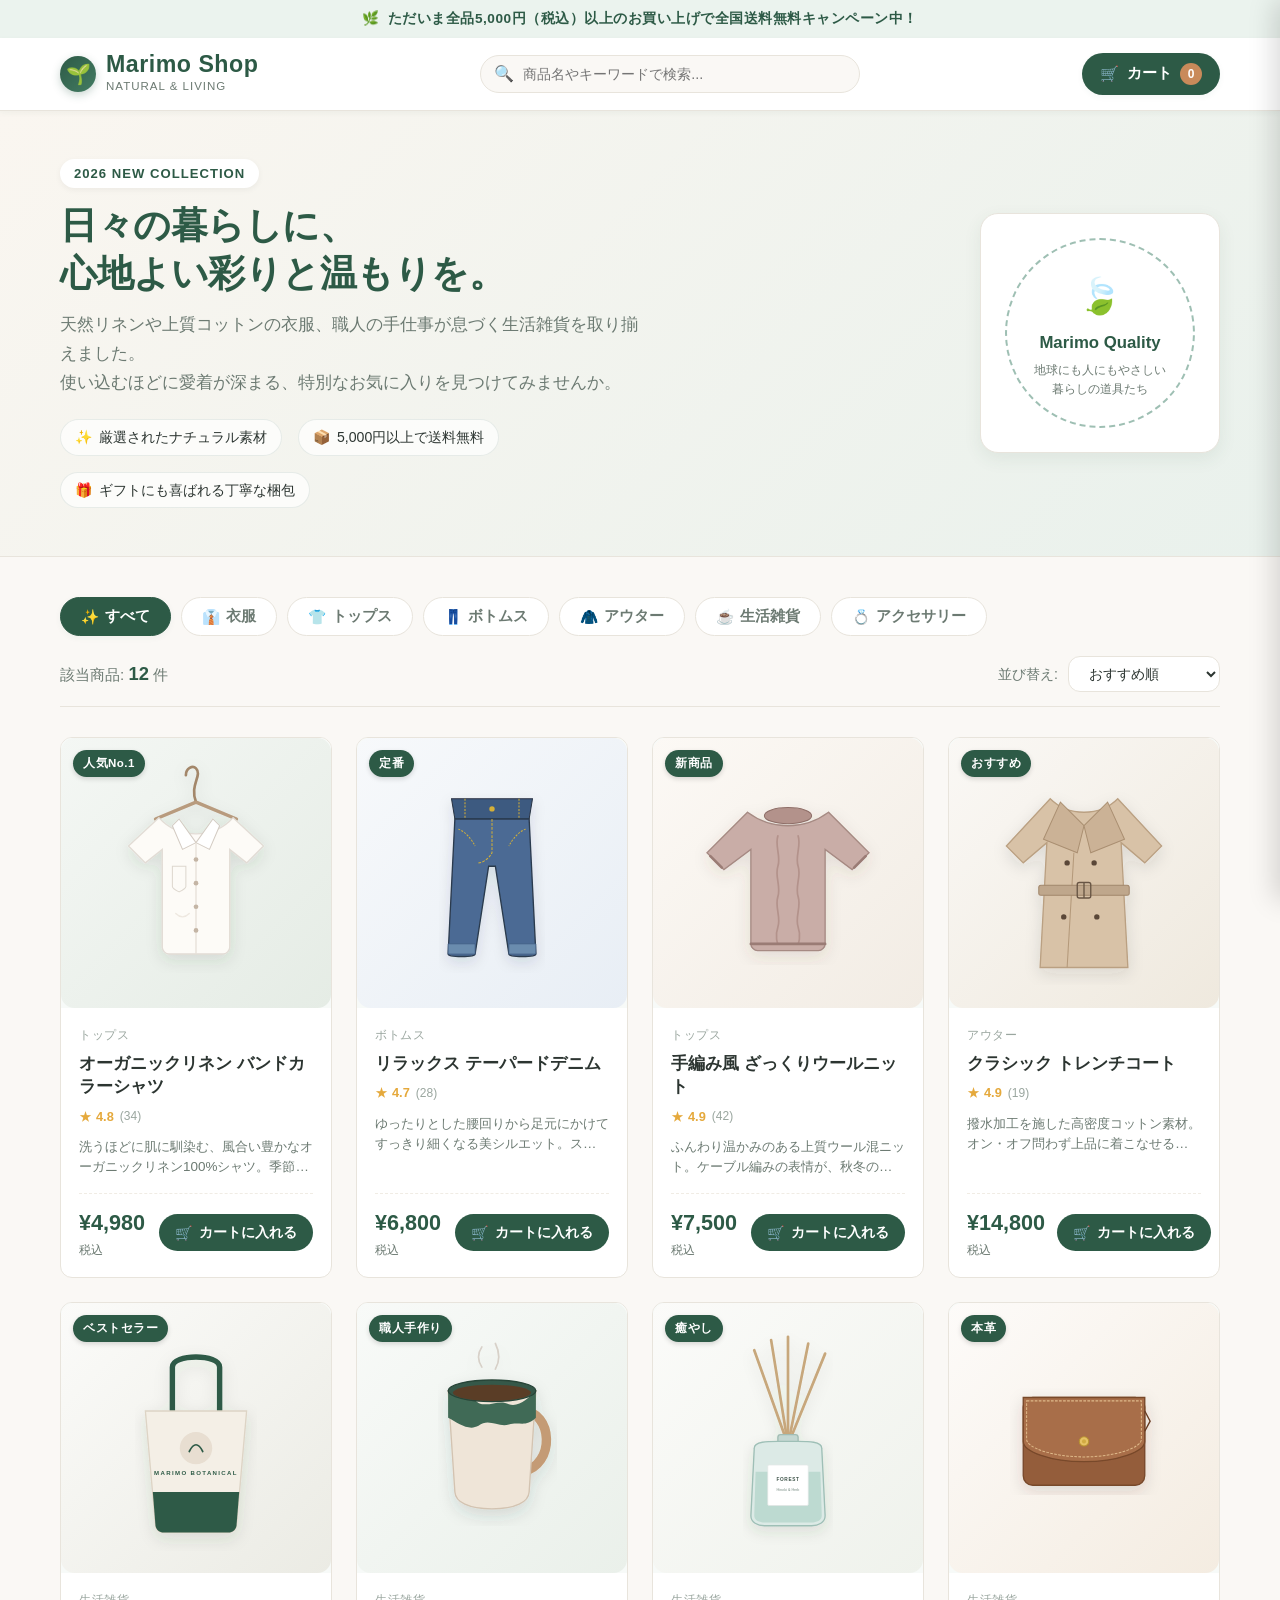
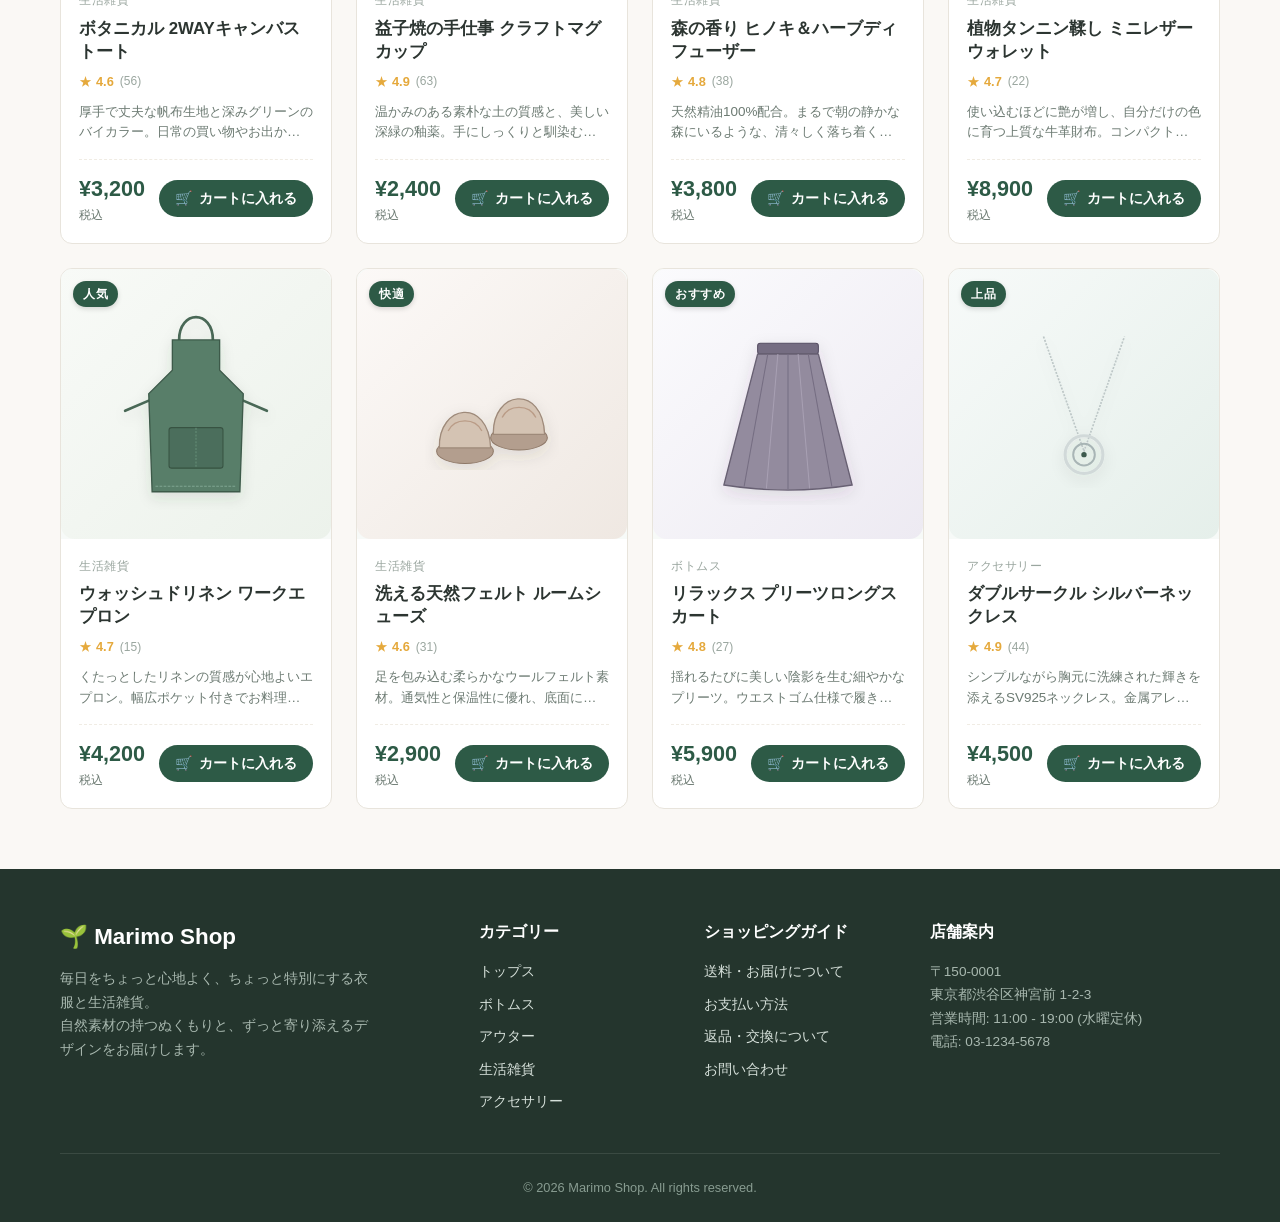
<file: index.html>
<!DOCTYPE html>
<html lang="ja">
<head>
  <meta charset="UTF-8">
  <meta name="viewport" content="width=device-width, initial-scale=1.0">
  <title>Marimo Shop (マリモショップ) | 心地よい暮らしの衣服と雑貨</title>
  <meta name="description" content="Marimo Shopは、オーガニックな衣服と温かみのある生活雑貨をお届けするオンラインショップです。初心者の方でも安心・簡単にお買い物いただけます。">
  <!-- Favicon SVG -->
  <link rel="icon" href="data:image/svg+xml,<svg xmlns='http://www.w3.org/2000/svg' viewBox='0 0 100 100'><circle cx='50' cy='50' r='46' fill='%232D5A46'/><circle cx='40' cy='40' r='12' fill='%2370B090'/><circle cx='62' cy='58' r='16' fill='%23488265'/></svg>">
  <link rel="stylesheet" href="css/style.css">
</head>
<body>

  <!-- トップお知らせバー -->
  <div class="top-notice-bar">
    <span>🌿</span>
    <span>ただいま全品5,000円（税込）以上のお買い上げで<strong>全国送料無料</strong>キャンペーン中！</span>
  </div>

  <!-- サイトヘッダー -->
  <header class="site-header">
    <div class="container header-inner">
      <!-- ブランドロゴ -->
      <a href="index.html" class="brand" aria-label="Marimo Shop ホーム">
        <div class="brand-icon">🌱</div>
        <div class="brand-text">
          <span class="brand-name">Marimo Shop</span>
          <span class="brand-sub">NATURAL &amp; LIVING</span>
        </div>
      </a>

      <!-- PC用検索バー -->
      <div class="header-search">
        <span class="search-icon">🔍</span>
        <input type="text" id="searchInput" class="search-input" placeholder="商品名やキーワードで検索..." aria-label="商品を検索">
      </div>

      <!-- ヘッダー右側アクション -->
      <div class="header-actions">
        <button id="cartBtn" class="cart-button" aria-label="ショッピングカートを開く">
          <span>🛒</span>
          <span>カート</span>
          <span id="cartBadge" class="cart-badge">0</span>
        </button>
      </div>
    </div>
  </header>

  <!-- ヒーローバナー -->
  <section class="hero-banner">
    <div class="container hero-content">
      <div class="hero-text-area">
        <span class="hero-tag">2026 NEW COLLECTION</span>
        <h1 class="hero-title">日々の暮らしに、<br>心地よい彩りと温もりを。</h1>
        <p class="hero-description">
          天然リネンや上質コットンの衣服、職人の手仕事が息づく生活雑貨を取り揃えました。<br>
          使い込むほどに愛着が深まる、特別なお気に入りを見つけてみませんか。
        </p>
        <div class="hero-features">
          <div class="hero-feature-item">
            <span>✨</span> 厳選されたナチュラル素材
          </div>
          <div class="hero-feature-item">
            <span>📦</span> 5,000円以上で送料無料
          </div>
          <div class="hero-feature-item">
            <span>🎁</span> ギフトにも喜ばれる丁寧な梱包
          </div>
        </div>
      </div>

      <div class="hero-badge-art">
        <div class="hero-badge-circle">
          <span style="font-size: 2.2rem; margin-bottom: 6px;">🍃</span>
          <strong style="color: var(--color-primary); font-size: 1.05rem;">Marimo Quality</strong>
          <span style="font-size: 0.75rem; color: var(--color-text-muted); margin-top: 4px;">地球にも人にもやさしい<br>暮らしの道具たち</span>
        </div>
      </div>
    </div>
  </section>

  <!-- メインコンテンツ領域 -->
  <main class="shop-section">
    <div class="container">

      <!-- モバイル用検索バー -->
      <div class="mobile-search-box" style="display: none;">
        <input type="text" id="mobileSearchInput" class="search-input" placeholder="商品名やキーワードで検索...">
      </div>

      <!-- コントロールバー（カテゴリータブ・ソート・件数） -->
      <div class="controls-bar">
        <!-- カテゴリータブ -->
        <nav class="category-tabs" aria-label="商品カテゴリー">
          <button class="tab-btn active" data-category="all">
            <span>✨</span> すべて
          </button>
          <button class="tab-btn" data-category="apparel">
            <span>👔</span> 衣服
          </button>
          <button class="tab-btn" data-category="tops">
            <span>👕</span> トップス
          </button>
          <button class="tab-btn" data-category="bottoms">
            <span>👖</span> ボトムス
          </button>
          <button class="tab-btn" data-category="outer">
            <span>🧥</span> アウター
          </button>
          <button class="tab-btn" data-category="goods">
            <span>☕</span> 生活雑貨
          </button>
          <button class="tab-btn" data-category="accessory">
            <span>💍</span> アクセサリー
          </button>
        </nav>

        <!-- 件数表示と並び替え -->
        <div class="filter-sort-row">
          <div id="productsCount" class="products-count">
            該当商品: <strong>12</strong> 件
          </div>
          <div class="sort-group">
            <label for="sortSelect" class="sort-label">並び替え:</label>
            <select id="sortSelect" class="sort-select">
              <option value="recommended">おすすめ順</option>
              <option value="price-low">価格が安い順</option>
              <option value="price-high">価格が高い順</option>
              <option value="rating">レビュー評価順</option>
            </select>
          </div>
        </div>
      </div>

      <!-- 商品一覧グリッド -->
      <section id="productsGrid" class="products-grid" aria-label="商品一覧">
        <!-- JavaScriptで動的生成されます -->
      </section>

    </div>
  </main>

  <!-- カート スライドインドロワー -->
  <div id="drawerBackdrop" class="drawer-backdrop" aria-hidden="true"></div>
  <aside id="cartDrawer" class="cart-drawer" role="dialog" aria-modal="true" aria-label="ショッピングカート">
    <div class="drawer-header">
      <h2 class="drawer-title">
        <span>🛒</span>
        <span>ショッピングカート</span>
      </h2>
      <button id="drawerCloseBtn" class="drawer-close-btn" aria-label="カートを閉じる">✕</button>
    </div>

    <!-- 送料無料メーター -->
    <div class="shipping-alert">
      <div id="shippingAlertText">あと <strong>¥5,000</strong> で<strong>送料無料</strong>になります</div>
      <div class="shipping-bar-bg">
        <div id="shippingBarFill" class="shipping-bar-fill" style="width: 0%;"></div>
      </div>
    </div>

    <!-- カート内商品一覧 -->
    <div id="cartItemsList" class="cart-items-list">
      <!-- JavaScriptで動的描画 -->
    </div>

    <!-- カートが空のときの表示 -->
    <div id="cartEmptyView" class="cart-empty" style="display: none;">
      <div class="cart-empty-icon">🍃</div>
      <p class="cart-empty-text">カートに商品が入っていません</p>
      <p class="cart-empty-sub">お気に入りのアイテムをカートに追加してみましょう。</p>
    </div>

    <!-- ドロワーフッター (小計・合計・購入ボタン) -->
    <div class="drawer-footer">
      <div class="price-row">
        <span>小計 (税込)</span>
        <strong id="cartSubtotal">¥0</strong>
      </div>
      <div class="price-row">
        <span>送料</span>
        <span id="cartShipping">無料</span>
      </div>
      <div class="total-price-row">
        <span class="total-label">合計金額</span>
        <span id="cartTotal" class="total-amount">¥0</span>
      </div>
      <button id="checkoutBtn" class="checkout-btn">
        <span>ご注文手続きへ進む</span>
        <span>➔</span>
      </button>
      <button id="cartClearBtn" class="cart-clear-btn">カートを空にする</button>
    </div>
  </aside>

  <!-- 購入手続きモーダル -->
  <div id="checkoutModal" class="modal-overlay" role="dialog" aria-modal="true" aria-labelledby="checkoutTitle">
    <div class="modal-card">
      <div class="modal-header">
        <h2 id="checkoutTitle" class="modal-title">
          <span>📝</span> ご注文手続き
        </h2>
        <button id="checkoutCloseBtn" class="modal-close-btn" aria-label="閉じる">✕</button>
      </div>

      <div class="modal-body">
        <form id="checkoutForm">

          <!-- 注文サマリー表示 -->
          <div class="form-section">
            <h3 class="form-section-title"><span>🛍️</span> ご注文内容の確認</h3>
            <div class="order-summary-box">
              <div id="summaryItemsContainer" class="summary-items">
                <!-- 動的生成 -->
              </div>
              <div class="price-row" style="margin-top: 10px; padding-top: 8px; border-top: 1px dashed var(--color-border);">
                <span>小計:</span>
                <span id="checkoutSubtotal">¥0</span>
              </div>
              <div class="price-row">
                <span>送料:</span>
                <span id="checkoutShipping">¥0</span>
              </div>
              <div class="price-row" style="font-weight: 800; font-size: 1.1rem; color: var(--color-primary); margin-top: 6px;">
                <span>お支払い合計:</span>
                <span id="checkoutTotal">¥0</span>
              </div>
            </div>
          </div>

          <!-- お届け先情報 -->
          <div class="form-section">
            <h3 class="form-section-title"><span>📍</span> お届け先情報</h3>
            <div class="form-grid">
              <div class="form-group">
                <label class="form-label" for="userName">お名前 <span class="req-badge">必須</span></label>
                <input type="text" id="userName" name="userName" class="form-input" placeholder="例: 山田 花子" required>
              </div>
              <div class="form-group">
                <label class="form-label" for="userPhone">お電話番号 <span class="req-badge">必須</span></label>
                <input type="tel" id="userPhone" name="userPhone" class="form-input" placeholder="例: 090-1234-5678" required>
              </div>
              <div class="form-group form-group-full">
                <label class="form-label" for="userEmail">メールアドレス <span class="req-badge">必須</span></label>
                <input type="email" id="userEmail" name="userEmail" class="form-input" placeholder="例: sample@marimoshop.jp" required>
              </div>
              <div class="form-group">
                <label class="form-label" for="userZip">郵便番号 <span class="req-badge">必須</span></label>
                <input type="text" id="userZip" name="userZip" class="form-input" placeholder="例: 150-0001" required>
              </div>
              <div class="form-group">
                <label class="form-label" for="deliveryTime">お届け希望時間帯 <span class="opt-badge">任意</span></label>
                <select id="deliveryTime" name="deliveryTime" class="form-select">
                  <option value="any">指定なし（最短でお届け）</option>
                  <option value="morning">午前中 (8:00〜12:00)</option>
                  <option value="afternoon">14:00〜16:00</option>
                  <option value="evening">18:00〜20:00</option>
                  <option value="night">19:00〜21:00</option>
                </select>
              </div>
              <div class="form-group form-group-full">
                <label class="form-label" for="userAddress">ご住所 <span class="req-badge">必須</span></label>
                <input type="text" id="userAddress" name="userAddress" class="form-input" placeholder="例: 東京都渋谷区神宮前1-2-3 まりもビル4F" required>
              </div>
            </div>
          </div>

          <!-- お支払い方法 -->
          <div class="form-section">
            <h3 class="form-section-title"><span>💳</span> お支払い方法</h3>
            <div class="payment-options">
              <label class="payment-radio-label">
                <input type="radio" name="paymentMethod" value="credit" checked>
                <span>💳 クレジットカード</span>
              </label>
              <label class="payment-radio-label">
                <input type="radio" name="paymentMethod" value="convenience">
                <span>🏪 コンビニ決済</span>
              </label>
              <label class="payment-radio-label">
                <input type="radio" name="paymentMethod" value="cod">
                <span>📦 代金引換</span>
              </label>
              <label class="payment-radio-label">
                <input type="radio" name="paymentMethod" value="bank">
                <span>🏦 銀行振込</span>
              </label>
            </div>
          </div>

          <!-- 注文確定ボタン -->
          <button type="submit" class="submit-order-btn">
            <span>✨ この内容で注文を確定する</span>
          </button>
        </form>
      </div>
    </div>
  </div>

  <!-- 注文完了 (サンクス) モーダル -->
  <div id="completeModal" class="modal-overlay" role="dialog" aria-modal="true" aria-labelledby="completeTitle">
    <div class="modal-card">
      <div class="modal-body complete-content">
        <div class="complete-icon">✓</div>
        <h2 id="completeTitle" class="complete-title">ご注文ありがとうございます！</h2>
        <p class="complete-desc">
          ご注文のお手続きが正常に完了いたしました。<br>
          ご登録いただいたメールアドレスへ注文確認メールをお送りしました。
        </p>

        <!-- 注文詳細カード -->
        <div class="order-detail-card">
          <div class="order-info-row">
            <span class="order-info-label">ご注文番号</span>
            <span id="completeOrderNumber" class="order-info-value" style="color: var(--color-primary); font-family: monospace; font-size: 1.05rem;">-</span>
          </div>
          <div class="order-info-row">
            <span class="order-info-label">ご注文日時</span>
            <span id="completeOrderDate" class="order-info-value">-</span>
          </div>
          <div class="order-info-row">
            <span class="order-info-label">ご注文者様</span>
            <span id="completeOrderName" class="order-info-value">-</span>
          </div>
          <div class="order-info-row">
            <span class="order-info-label">お届け先</span>
            <span id="completeOrderAddress" class="order-info-value">-</span>
          </div>
          <div class="order-info-row">
            <span class="order-info-label">お支払い方法</span>
            <span id="completeOrderPayment" class="order-info-value">-</span>
          </div>
          <div class="order-info-row" style="font-size: 1.05rem; padding-top: 10px;">
            <span class="order-info-label">合計金額</span>
            <span id="completeOrderTotal" class="order-info-value" style="color: var(--color-primary); font-weight: 800;">-</span>
          </div>
        </div>

        <button id="backToShopBtn" class="back-to-shop-btn">
          <span>🏠</span> お買い物を続ける
        </button>
      </div>
    </div>
  </div>

  <!-- トースト通知コンテナ -->
  <div id="toastContainer" class="toast-container" aria-live="polite"></div>

  <!-- サイトフッター -->
  <footer class="site-footer">
    <div class="container">
      <div class="footer-grid">
        <div>
          <div class="footer-brand-name">🌱 Marimo Shop</div>
          <p class="footer-desc">
            毎日をちょっと心地よく、ちょっと特別にする衣服と生活雑貨。<br>
            自然素材の持つぬくもりと、ずっと寄り添えるデザインをお届けします。
          </p>
        </div>
        <div>
          <h4 class="footer-heading">カテゴリー</h4>
          <ul class="footer-links">
            <li><a href="#" onclick="event.preventDefault(); document.querySelector('[data-category=tops]').click();">トップス</a></li>
            <li><a href="#" onclick="event.preventDefault(); document.querySelector('[data-category=bottoms]').click();">ボトムス</a></li>
            <li><a href="#" onclick="event.preventDefault(); document.querySelector('[data-category=outer]').click();">アウター</a></li>
            <li><a href="#" onclick="event.preventDefault(); document.querySelector('[data-category=goods]').click();">生活雑貨</a></li>
            <li><a href="#" onclick="event.preventDefault(); document.querySelector('[data-category=accessory]').click();">アクセサリー</a></li>
          </ul>
        </div>
        <div>
          <h4 class="footer-heading">ショッピングガイド</h4>
          <ul class="footer-links">
            <li><a href="#" onclick="event.preventDefault(); alert('5,000円(税込)以上のお買い上げで全国送料無料です。');">送料・お届けについて</a></li>
            <li><a href="#" onclick="event.preventDefault(); alert('クレジットカード、コンビニ決済、代金引換、銀行振込に対応しています。');">お支払い方法</a></li>
            <li><a href="#" onclick="event.preventDefault(); alert('商品到着後7日以内のお問い合わせで返品・交換を承ります。');">返品・交換について</a></li>
            <li><a href="#" onclick="event.preventDefault(); alert('Marimo Shop サポートデスク: support@marimoshop.jp');">お問い合わせ</a></li>
          </ul>
        </div>
        <div>
          <h4 class="footer-heading">店舗案内</h4>
          <p class="footer-shop-info">
            〒150-0001<br>
            東京都渋谷区神宮前 1-2-3<br>
            営業時間: 11:00 - 19:00 (水曜定休)<br>
            電話: 03-1234-5678
          </p>
        </div>
      </div>
      <div class="footer-copyright">
        &copy; 2026 Marimo Shop. All rights reserved.
      </div>
    </div>
  </footer>

  <!-- スマホ用固定ボトムバー -->
  <nav class="mobile-bottom-bar" aria-label="モバイルナビゲーション">
    <a href="#" class="mobile-nav-item active" onclick="event.preventDefault(); window.scrollTo({top:0, behavior:'smooth'});">
      <span class="mobile-nav-icon">🏠</span>
      <span>ホーム</span>
    </a>
    <a href="#" class="mobile-nav-item" onclick="event.preventDefault(); document.getElementById('productsGrid').scrollIntoView({behavior:'smooth'});">
      <span class="mobile-nav-icon">🍃</span>
      <span>商品一覧</span>
    </a>
    <button id="mobileCartBtn" class="mobile-nav-item" style="border:none; background:none; cursor:pointer;">
      <span class="mobile-nav-icon">🛒</span>
      <span>カート</span>
      <span id="mobileCartBadge" class="mobile-cart-badge">0</span>
    </button>
  </nav>

  <!-- JavaScript読み込み -->
  <script src="js/products.js"></script>
  <script src="js/app.js"></script>
</body>
</html>
</file>
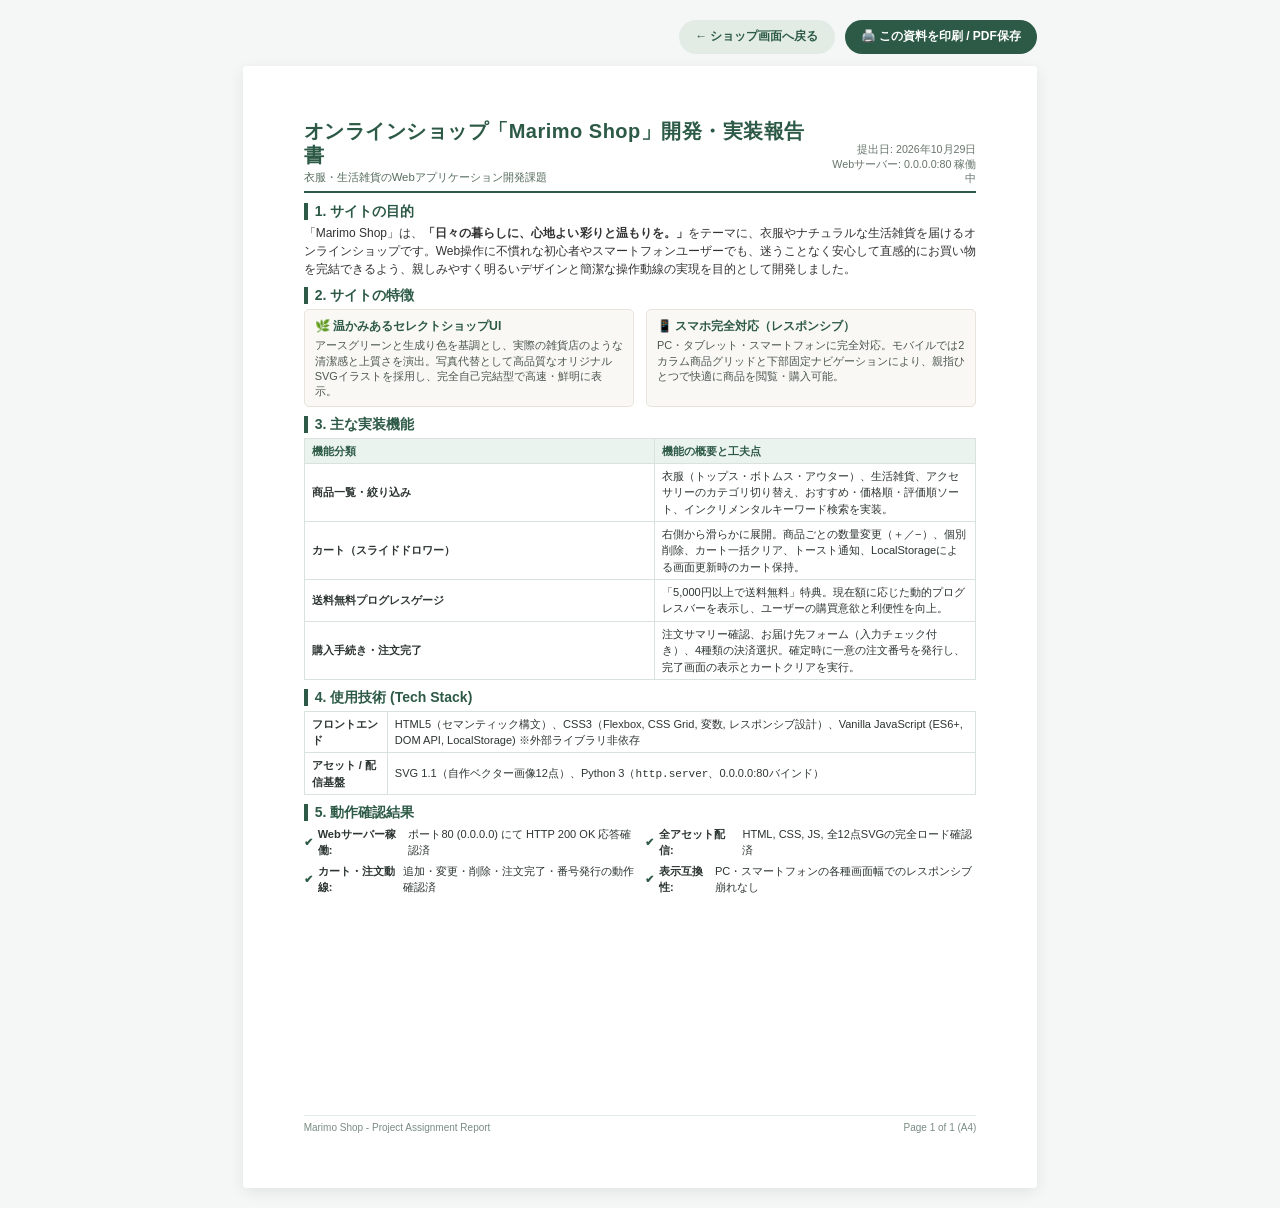
<file: report.html>
<!DOCTYPE html>
<html lang="ja">
<head>
  <meta charset="UTF-8">
  <meta name="viewport" content="width=device-width, initial-scale=1.0">
  <title>Marimo Shop 実装報告書 (A4資料)</title>
  <style>
    /* A4用紙1枚向け印刷・画面用スタイル */
    @page {
      size: A4 portrait;
      margin: 12mm 15mm;
    }

    *, *::before, *::after {
      box-sizing: border-box;
      margin: 0;
      padding: 0;
    }

    body {
      font-family: "Hiragino Kaku Gothic ProN", "Hiragino Sans", "Meiryo", -apple-system, sans-serif;
      color: #2C3531;
      background-color: #F5F7F6;
      line-height: 1.48;
      font-size: 9.5pt;
      -webkit-font-smoothing: antialiased;
      padding: 20px;
    }

    .page {
      max-width: 210mm;
      min-height: 297mm;
      margin: 0 auto;
      background: #FFFFFF;
      padding: 14mm 16mm;
      box-shadow: 0 4px 15px rgba(0, 0, 0, 0.08);
      border-radius: 4px;
      display: flex;
      flex-direction: column;
      justify-content: space-between;
    }

    /* 印刷時の設定 */
    @media print {
      body {
        background: transparent;
        padding: 0;
      }
      .page {
        box-shadow: none;
        padding: 0;
        margin: 0;
        width: 100%;
        min-height: auto;
      }
      .no-print {
        display: none !important;
      }
    }

    /* ヘッダー */
    .header {
      border-bottom: 2px solid #2D5A46;
      padding-bottom: 6px;
      margin-bottom: 10px;
      display: flex;
      justify-content: space-between;
      align-items: flex-end;
    }

    .title-area h1 {
      font-size: 15pt;
      color: #2D5A46;
      font-weight: 800;
      letter-spacing: 0.5px;
      line-height: 1.2;
    }

    .title-area p {
      font-size: 8.5pt;
      color: #556B5D;
      margin-top: 2px;
    }

    .meta-area {
      text-align: right;
      font-size: 8pt;
      color: #66756C;
      line-height: 1.35;
    }

    /* セクション共通 */
    .section {
      margin-bottom: 9px;
    }

    .section-title {
      font-size: 10.5pt;
      font-weight: 700;
      color: #2D5A46;
      border-left: 4px solid #2D5A46;
      padding-left: 7px;
      margin-bottom: 5px;
      line-height: 1.2;
    }

    .section-desc {
      font-size: 9pt;
      color: #333;
      text-align: justify;
    }

    /* 2カラムレイアウト */
    .two-col {
      display: grid;
      grid-template-columns: 1fr 1fr;
      gap: 12px;
      margin-bottom: 9px;
    }

    .feature-box {
      background: #FAF8F5;
      border: 1px solid #E8E4DC;
      border-radius: 5px;
      padding: 7px 10px;
    }

    .feature-box h4 {
      font-size: 9.2pt;
      color: #2D5A46;
      margin-bottom: 3px;
      display: flex;
      align-items: center;
      gap: 4px;
    }

    .feature-box p {
      font-size: 8.2pt;
      color: #4A564F;
      line-height: 1.38;
    }

    /* テーブル */
    table {
      width: 100%;
      border-collapse: collapse;
      font-size: 8.3pt;
      margin-top: 4px;
    }

    th, td {
      border: 1px solid #D9E2DC;
      padding: 4px 7px;
      text-align: left;
    }

    th {
      background-color: #EBF3EE;
      color: #2D5A46;
      font-weight: 700;
      width: 22%;
    }

    td {
      background-color: #FFFFFF;
      color: #2C3531;
    }

    /* リスト */
    .checklist {
      list-style: none;
      display: grid;
      grid-template-columns: 1fr 1fr;
      gap: 4px 10px;
      font-size: 8.3pt;
      margin-top: 4px;
    }

    .checklist li {
      display: flex;
      align-items: center;
      gap: 5px;
      color: #2C3531;
    }

    .checklist-icon {
      color: #2D5A46;
      font-weight: bold;
    }

    /* フッター */
    .doc-footer {
      border-top: 1px solid #E2ECE5;
      padding-top: 5px;
      margin-top: 6px;
      display: flex;
      justify-content: space-between;
      font-size: 7.5pt;
      color: #7A8C82;
    }

    /* 画面表示用印刷ボタン */
    .print-bar {
      max-width: 210mm;
      margin: 0 auto 12px;
      display: flex;
      justify-content: flex-end;
      gap: 10px;
    }

    .btn {
      padding: 8px 16px;
      border-radius: 20px;
      border: none;
      font-size: 9pt;
      font-weight: 600;
      cursor: pointer;
      display: inline-flex;
      align-items: center;
      gap: 6px;
      text-decoration: none;
    }

    .btn-primary {
      background-color: #2D5A46;
      color: #fff;
    }

    .btn-secondary {
      background-color: #E2ECE5;
      color: #2D5A46;
    }
  </style>
</head>
<body>

  <!-- 画面閲覧時のコントロールバー -->
  <div class="print-bar no-print">
    <a href="index.html" class="btn btn-secondary">← ショップ画面へ戻る</a>
    <button onclick="window.print()" class="btn btn-primary">🖨️ この資料を印刷 / PDF保存</button>
  </div>

  <div class="page">
    <div>
      <!-- ヘッダー -->
      <header class="header">
        <div class="title-area">
          <h1>オンラインショップ「Marimo Shop」開発・実装報告書</h1>
          <p>衣服・生活雑貨のWebアプリケーション開発課題</p>
        </div>
        <div class="meta-area">
          <div>提出日: 2026年10月29日</div>
          <div>Webサーバー: 0.0.0.0:80 稼働中</div>
        </div>
      </header>

      <!-- 1. サイトの目的 -->
      <section class="section">
        <h2 class="section-title">1. サイトの目的</h2>
        <p class="section-desc">
          「Marimo Shop」は、<strong>「日々の暮らしに、心地よい彩りと温もりを。」</strong>をテーマに、衣服やナチュラルな生活雑貨を届けるオンラインショップです。Web操作に不慣れな初心者やスマートフォンユーザーでも、迷うことなく安心して直感的にお買い物を完結できるよう、親しみやすく明るいデザインと簡潔な操作動線の実現を目的として開発しました。
        </p>
      </section>

      <!-- 2. サイトの特徴 -->
      <section class="section">
        <h2 class="section-title">2. サイトの特徴</h2>
        <div class="two-col">
          <div class="feature-box">
            <h4>🌿 温かみあるセレクトショップUI</h4>
            <p>アースグリーンと生成り色を基調とし、実際の雑貨店のような清潔感と上質さを演出。写真代替として高品質なオリジナルSVGイラストを採用し、完全自己完結型で高速・鮮明に表示。</p>
          </div>
          <div class="feature-box">
            <h4>📱 スマホ完全対応（レスポンシブ）</h4>
            <p>PC・タブレット・スマートフォンに完全対応。モバイルでは2カラム商品グリッドと下部固定ナビゲーションにより、親指ひとつで快適に商品を閲覧・購入可能。</p>
          </div>
        </div>
      </section>

      <!-- 3. 主な実装機能 -->
      <section class="section">
        <h2 class="section-title">3. 主な実装機能</h2>
        <table>
          <thead>
            <tr>
              <th style="width: 24%;">機能分類</th>
              <th>機能の概要と工夫点</th>
            </tr>
          </thead>
          <tbody>
            <tr>
              <td><strong>商品一覧・絞り込み</strong></td>
              <td>衣服（トップス・ボトムス・アウター）、生活雑貨、アクセサリーのカテゴリ切り替え、おすすめ・価格順・評価順ソート、インクリメンタルキーワード検索を実装。</td>
            </tr>
            <tr>
              <td><strong>カート（スライドドロワー）</strong></td>
              <td>右側から滑らかに展開。商品ごとの数量変更（＋／−）、個別削除、カート一括クリア、トースト通知、LocalStorageによる画面更新時のカート保持。</td>
            </tr>
            <tr>
              <td><strong>送料無料プログレスゲージ</strong></td>
              <td>「5,000円以上で送料無料」特典。現在額に応じた動的プログレスバーを表示し、ユーザーの購買意欲と利便性を向上。</td>
            </tr>
            <tr>
              <td><strong>購入手続き・注文完了</strong></td>
              <td>注文サマリー確認、お届け先フォーム（入力チェック付き）、4種類の決済選択。確定時に一意の注文番号を発行し、完了画面の表示とカートクリアを実行。</td>
            </tr>
          </tbody>
        </table>
      </section>

      <!-- 4. 使用技術 -->
      <section class="section">
        <h2 class="section-title">4. 使用技術 (Tech Stack)</h2>
        <table>
          <tbody>
            <tr>
              <td><strong>フロントエンド</strong></td>
              <td>HTML5（セマンティック構文）、CSS3（Flexbox, CSS Grid, 変数, レスポンシブ設計）、Vanilla JavaScript (ES6+, DOM API, LocalStorage) ※外部ライブラリ非依存</td>
            </tr>
            <tr>
              <td><strong>アセット / 配信基盤</strong></td>
              <td>SVG 1.1（自作ベクター画像12点）、Python 3（<code>http.server</code>、0.0.0.0:80バインド）</td>
            </tr>
          </tbody>
        </table>
      </section>

      <!-- 5. 動作確認結果 -->
      <section class="section">
        <h2 class="section-title">5. 動作確認結果</h2>
        <ul class="checklist">
          <li><span class="checklist-icon">✔</span> <strong>Webサーバー稼働:</strong> ポート80 (0.0.0.0) にて HTTP 200 OK 応答確認済</li>
          <li><span class="checklist-icon">✔</span> <strong>全アセット配信:</strong> HTML, CSS, JS, 全12点SVGの完全ロード確認済</li>
          <li><span class="checklist-icon">✔</span> <strong>カート・注文動線:</strong> 追加・変更・削除・注文完了・番号発行の動作確認済</li>
          <li><span class="checklist-icon">✔</span> <strong>表示互換性:</strong> PC・スマートフォンの各種画面幅でのレスポンシブ崩れなし</li>
        </ul>
      </section>
    </div>

    <!-- 文書フッター -->
    <footer class="doc-footer">
      <span>Marimo Shop - Project Assignment Report</span>
      <span>Page 1 of 1 (A4)</span>
    </footer>
  </div>

</body>
</html>
</file>
<file: css/style.css>
/* ==========================================================================
   Marimo Shop - Main Stylesheet
   明るく、おしゃれで、初心者にやさしいオンラインショップデザイン
   ========================================================================== */

:root {
  /* カラーパレット */
  --color-primary: #2D5A46;
  --color-primary-hover: #224535;
  --color-primary-light: #EBF3EE;
  --color-accent: #C98A5A;
  --color-accent-hover: #B37546;
  --color-bg-main: #FAF8F5;
  --color-bg-card: #FFFFFF;
  --color-text-main: #2C3531;
  --color-text-muted: #6C7A72;
  --color-text-light: #9AA69F;
  --color-border: #E8E4DC;
  --color-border-light: #F0ECE4;
  --color-danger: #D9534F;
  --color-danger-bg: #FDEDEC;
  --color-badge-bg: #E8F0EC;
  --color-badge-text: #24523E;
  --color-gold: #E5A93C;

  /* シャドウ */
  --shadow-sm: 0 2px 6px rgba(45, 90, 70, 0.05);
  --shadow-md: 0 6px 18px rgba(45, 90, 70, 0.08);
  --shadow-lg: 0 12px 30px rgba(45, 90, 70, 0.12);
  --shadow-drawer: -6px 0 25px rgba(0, 0, 0, 0.15);

  /* 角丸 */
  --radius-sm: 6px;
  --radius-md: 12px;
  --radius-lg: 18px;
  --radius-full: 9999px;

  /* アニメーション */
  --transition: all 0.25s cubic-bezier(0.4, 0, 0.2, 1);
}

/* リセット & ベース */
*, *::before, *::after {
  box-sizing: border-box;
  margin: 0;
  padding: 0;
}

body {
  font-family: -apple-system, BlinkMacSystemFont, "Hiragino Kaku Gothic ProN", "Hiragino Sans", "Meiryo", "Segoe UI", sans-serif;
  color: var(--color-text-main);
  background-color: var(--color-bg-main);
  line-height: 1.6;
  -webkit-font-smoothing: antialiased;
  min-height: 100vh;
  display: flex;
  flex-direction: column;
}

img, svg {
  max-width: 100%;
  display: block;
}

button, input, select, textarea {
  font-family: inherit;
  font-size: 1rem;
}

button {
  cursor: pointer;
  border: none;
  background: none;
  transition: var(--transition);
}

a {
  color: inherit;
  text-decoration: none;
}

/* レイアウト */
.container {
  width: 100%;
  max-width: 1200px;
  margin: 0 auto;
  padding: 0 20px;
}

/* ==========================================================================
   ヘッダー
   ========================================================================== */
.site-header {
  position: sticky;
  top: 0;
  z-index: 100;
  background-color: rgba(255, 255, 255, 0.95);
  backdrop-filter: blur(10px);
  border-bottom: 1px solid var(--color-border);
  box-shadow: var(--shadow-sm);
}

.header-inner {
  display: flex;
  align-items: center;
  justify-content: space-between;
  height: 72px;
}

.brand {
  display: flex;
  align-items: center;
  gap: 10px;
}

.brand-icon {
  width: 36px;
  height: 36px;
  background: linear-gradient(135deg, #2D5A46 0%, #437C63 100%);
  border-radius: 50%;
  display: flex;
  align-items: center;
  justify-content: center;
  color: #fff;
  font-size: 20px;
  box-shadow: 0 3px 8px rgba(45, 90, 70, 0.25);
}

.brand-text {
  display: flex;
  flex-direction: column;
}

.brand-name {
  font-size: 1.45rem;
  font-weight: 800;
  letter-spacing: 0.5px;
  color: var(--color-primary);
  line-height: 1.1;
}

.brand-sub {
  font-size: 0.72rem;
  color: var(--color-text-muted);
  letter-spacing: 1px;
}

.header-search {
  flex: 1;
  max-width: 380px;
  margin: 0 24px;
  position: relative;
}

.search-input {
  width: 100%;
  padding: 10px 16px 10px 42px;
  border-radius: var(--radius-full);
  border: 1px solid var(--color-border);
  background-color: var(--color-bg-main);
  font-size: 0.9rem;
  outline: none;
  transition: var(--transition);
}

.search-input:focus {
  border-color: var(--color-primary);
  background-color: #fff;
  box-shadow: 0 0 0 3px rgba(45, 90, 70, 0.15);
}

.search-icon {
  position: absolute;
  left: 14px;
  top: 50%;
  transform: translateY(-50%);
  color: var(--color-text-muted);
  pointer-events: none;
  font-size: 16px;
}

.header-actions {
  display: flex;
  align-items: center;
  gap: 12px;
}

.cart-button {
  position: relative;
  display: flex;
  align-items: center;
  gap: 8px;
  padding: 10px 18px;
  background-color: var(--color-primary);
  color: #fff;
  border-radius: var(--radius-full);
  font-weight: 600;
  font-size: 0.95rem;
  box-shadow: var(--shadow-sm);
  transition: var(--transition);
}

.cart-button:hover {
  background-color: var(--color-primary-hover);
  transform: translateY(-1px);
  box-shadow: var(--shadow-md);
}

.cart-badge {
  background-color: var(--color-accent);
  color: #fff;
  font-size: 0.75rem;
  min-width: 22px;
  height: 22px;
  padding: 0 6px;
  border-radius: var(--radius-full);
  display: inline-flex;
  align-items: center;
  justify-content: center;
  font-weight: 700;
}

/* ==========================================================================
   お知らせバー & ヒーローバナー
   ========================================================================== */
.top-notice-bar {
  background-color: var(--color-primary-light);
  color: var(--color-primary);
  text-align: center;
  padding: 8px 16px;
  font-size: 0.85rem;
  font-weight: 600;
  letter-spacing: 0.5px;
  display: flex;
  justify-content: center;
  align-items: center;
  gap: 8px;
}

.hero-banner {
  background: linear-gradient(135deg, #FAF6F0 0%, #E9F1EC 100%);
  border-bottom: 1px solid var(--color-border);
  padding: 48px 0;
  position: relative;
  overflow: hidden;
}

.hero-content {
  display: flex;
  align-items: center;
  justify-content: space-between;
  gap: 32px;
}

.hero-text-area {
  max-width: 580px;
}

.hero-tag {
  display: inline-block;
  background-color: #fff;
  color: var(--color-primary);
  padding: 4px 14px;
  border-radius: var(--radius-full);
  font-size: 0.82rem;
  font-weight: 700;
  letter-spacing: 1px;
  margin-bottom: 14px;
  box-shadow: 0 2px 6px rgba(0, 0, 0, 0.05);
}

.hero-title {
  font-size: 2.3rem;
  font-weight: 800;
  color: var(--color-primary);
  line-height: 1.3;
  margin-bottom: 14px;
  letter-spacing: -0.5px;
}

.hero-description {
  font-size: 1.05rem;
  color: var(--color-text-muted);
  line-height: 1.7;
  margin-bottom: 22px;
}

.hero-features {
  display: flex;
  flex-wrap: wrap;
  gap: 16px;
}

.hero-feature-item {
  display: flex;
  align-items: center;
  gap: 6px;
  font-size: 0.88rem;
  color: var(--color-text-main);
  background: rgba(255, 255, 255, 0.7);
  padding: 6px 14px;
  border-radius: var(--radius-full);
  border: 1px solid rgba(45, 90, 70, 0.1);
}

.hero-badge-art {
  display: flex;
  align-items: center;
  justify-content: center;
  background: #fff;
  padding: 24px;
  border-radius: var(--radius-lg);
  box-shadow: var(--shadow-md);
  border: 1px solid var(--color-border);
  width: 240px;
  height: 240px;
  text-align: center;
  flex-shrink: 0;
}

.hero-badge-circle {
  width: 190px;
  height: 190px;
  border: 2px dashed #9EBFB3;
  border-radius: 50%;
  display: flex;
  flex-direction: column;
  align-items: center;
  justify-content: center;
  padding: 12px;
}

/* ==========================================================================
   ショップセクション（メイン）
   ========================================================================== */
.shop-section {
  padding: 40px 0 60px;
  flex: 1;
}

/* カテゴリータブ & コントロール */
.controls-bar {
  display: flex;
  flex-direction: column;
  gap: 20px;
  margin-bottom: 30px;
}

.category-tabs {
  display: flex;
  flex-wrap: wrap;
  gap: 10px;
}

.tab-btn {
  padding: 9px 20px;
  border-radius: var(--radius-full);
  background-color: #fff;
  border: 1px solid var(--color-border);
  font-size: 0.92rem;
  font-weight: 600;
  color: var(--color-text-muted);
  transition: var(--transition);
  display: inline-flex;
  align-items: center;
  gap: 6px;
}

.tab-btn:hover {
  border-color: var(--color-primary);
  color: var(--color-primary);
  background-color: var(--color-primary-light);
}

.tab-btn.active {
  background-color: var(--color-primary);
  border-color: var(--color-primary);
  color: #fff;
  box-shadow: var(--shadow-sm);
}

.filter-sort-row {
  display: flex;
  justify-content: space-between;
  align-items: center;
  flex-wrap: wrap;
  gap: 14px;
  padding-bottom: 14px;
  border-bottom: 1px solid var(--color-border);
}

.products-count {
  font-size: 0.95rem;
  color: var(--color-text-muted);
}

.products-count strong {
  color: var(--color-primary);
  font-size: 1.15rem;
}

.sort-group {
  display: flex;
  align-items: center;
  gap: 10px;
}

.sort-label {
  font-size: 0.88rem;
  color: var(--color-text-muted);
}

.sort-select {
  padding: 8px 16px;
  border-radius: var(--radius-md);
  border: 1px solid var(--color-border);
  background-color: #fff;
  font-size: 0.9rem;
  color: var(--color-text-main);
  outline: none;
  cursor: pointer;
  transition: var(--transition);
}

.sort-select:focus {
  border-color: var(--color-primary);
}

/* ==========================================================================
   商品グリッド & カード
   ========================================================================== */
.products-grid {
  display: grid;
  grid-template-columns: repeat(auto-fill, minmax(260px, 1fr));
  gap: 24px;
}

.product-card {
  background-color: var(--color-bg-card);
  border-radius: var(--radius-md);
  border: 1px solid var(--color-border);
  overflow: hidden;
  display: flex;
  flex-direction: column;
  transition: var(--transition);
  position: relative;
}

.product-card:hover {
  transform: translateY(-4px);
  box-shadow: var(--shadow-lg);
  border-color: #CFE0D8;
}

.product-image-wrap {
  position: relative;
  width: 100%;
  aspect-ratio: 1 / 1;
  background-color: #F7FAF8;
  overflow: hidden;
}

.product-image {
  width: 100%;
  height: 100%;
  object-fit: cover;
  transition: transform 0.35s ease;
}

.product-card:hover .product-image {
  transform: scale(1.04);
}

.product-badge {
  position: absolute;
  top: 12px;
  left: 12px;
  background-color: var(--color-primary);
  color: #fff;
  font-size: 0.72rem;
  font-weight: 700;
  padding: 4px 10px;
  border-radius: var(--radius-full);
  letter-spacing: 0.5px;
  box-shadow: 0 2px 5px rgba(0, 0, 0, 0.15);
}

.product-info {
  padding: 18px;
  display: flex;
  flex-direction: column;
  flex: 1;
}

.product-category-tag {
  font-size: 0.76rem;
  color: var(--color-text-light);
  margin-bottom: 6px;
  text-transform: uppercase;
  letter-spacing: 0.5px;
}

.product-title {
  font-size: 1.05rem;
  font-weight: 700;
  color: var(--color-text-main);
  line-height: 1.4;
  margin-bottom: 8px;
}

.product-rating {
  display: flex;
  align-items: center;
  gap: 4px;
  font-size: 0.8rem;
  color: var(--color-gold);
  margin-bottom: 10px;
}

.rating-count {
  color: var(--color-text-light);
  font-size: 0.75rem;
  margin-left: 2px;
}

.product-desc {
  font-size: 0.84rem;
  color: var(--color-text-muted);
  line-height: 1.5;
  margin-bottom: 16px;
  display: -webkit-box;
  -webkit-line-clamp: 2;
  -webkit-box-orient: vertical;
  overflow: hidden;
}

.product-footer {
  margin-top: auto;
  display: flex;
  align-items: center;
  justify-content: space-between;
  gap: 12px;
  padding-top: 12px;
  border-top: 1px dashed var(--color-border-light);
}

.product-price-box {
  display: flex;
  flex-direction: column;
}

.product-price {
  font-size: 1.35rem;
  font-weight: 800;
  color: var(--color-primary);
}

.product-tax {
  font-size: 0.72rem;
  color: var(--color-text-muted);
}

.add-to-cart-btn {
  display: inline-flex;
  align-items: center;
  justify-content: center;
  gap: 6px;
  padding: 9px 16px;
  background-color: var(--color-primary);
  color: #fff;
  border-radius: var(--radius-full);
  font-size: 0.88rem;
  font-weight: 600;
  transition: var(--transition);
  white-space: nowrap;
}

.add-to-cart-btn:hover {
  background-color: var(--color-primary-hover);
  box-shadow: 0 4px 10px rgba(45, 90, 70, 0.25);
}

.add-to-cart-btn:active {
  transform: scale(0.96);
}

/* 検索結果が空の場合 */
.no-results {
  grid-column: 1 / -1;
  text-align: center;
  padding: 60px 20px;
  background-color: #fff;
  border-radius: var(--radius-lg);
  border: 1px dashed var(--color-border);
}

.no-results-icon {
  font-size: 40px;
  margin-bottom: 12px;
}

.no-results-text {
  font-size: 1.1rem;
  font-weight: 700;
  color: var(--color-text-main);
  margin-bottom: 8px;
}

.no-results-sub {
  font-size: 0.9rem;
  color: var(--color-text-muted);
}

/* ==========================================================================
   カート スライドドロワー (サイドモーダル)
   ========================================================================== */
.drawer-backdrop {
  position: fixed;
  inset: 0;
  background-color: rgba(20, 35, 28, 0.5);
  backdrop-filter: blur(4px);
  z-index: 998;
  opacity: 0;
  visibility: hidden;
  transition: var(--transition);
}

.drawer-backdrop.active {
  opacity: 1;
  visibility: visible;
}

.cart-drawer {
  position: fixed;
  top: 0;
  right: 0;
  bottom: 0;
  width: 100%;
  max-width: 440px;
  background-color: #fff;
  z-index: 999;
  display: flex;
  flex-direction: column;
  transform: translateX(100%);
  transition: transform 0.3s cubic-bezier(0.16, 1, 0.3, 1);
  box-shadow: var(--shadow-drawer);
}

.cart-drawer.active {
  transform: translateX(0);
}

.drawer-header {
  padding: 20px 24px;
  border-bottom: 1px solid var(--color-border);
  display: flex;
  align-items: center;
  justify-content: space-between;
}

.drawer-title {
  font-size: 1.25rem;
  font-weight: 800;
  color: var(--color-text-main);
  display: flex;
  align-items: center;
  gap: 8px;
}

.drawer-close-btn {
  font-size: 1.4rem;
  color: var(--color-text-muted);
  width: 36px;
  height: 36px;
  border-radius: 50%;
  display: flex;
  align-items: center;
  justify-content: center;
}

.drawer-close-btn:hover {
  background-color: var(--color-bg-main);
  color: var(--color-text-main);
}

/* 送料無料バー */
.shipping-alert {
  padding: 12px 24px;
  background-color: #F4F7F4;
  border-bottom: 1px solid var(--color-border);
  font-size: 0.85rem;
}

.shipping-bar-bg {
  width: 100%;
  height: 6px;
  background-color: #D9E4DD;
  border-radius: var(--radius-full);
  margin-top: 6px;
  overflow: hidden;
}

.shipping-bar-fill {
  height: 100%;
  background: linear-gradient(90deg, #42785F, #2D5A46);
  border-radius: var(--radius-full);
  transition: width 0.3s ease;
}

/* カートリスト */
.cart-items-list {
  flex: 1;
  overflow-y: auto;
  padding: 20px 24px;
  display: flex;
  flex-direction: column;
  gap: 16px;
}

.cart-item {
  display: flex;
  gap: 14px;
  padding-bottom: 16px;
  border-bottom: 1px solid var(--color-border-light);
  align-items: center;
}

.cart-item-img {
  width: 72px;
  height: 72px;
  border-radius: var(--radius-sm);
  object-fit: cover;
  background-color: #F7FAF8;
  border: 1px solid var(--color-border);
  flex-shrink: 0;
}

.cart-item-details {
  flex: 1;
  min-width: 0;
}

.cart-item-title {
  font-size: 0.92rem;
  font-weight: 700;
  color: var(--color-text-main);
  line-height: 1.3;
  margin-bottom: 4px;
  white-space: nowrap;
  overflow: hidden;
  text-overflow: ellipsis;
}

.cart-item-price {
  font-size: 0.95rem;
  font-weight: 800;
  color: var(--color-primary);
  margin-bottom: 8px;
}

.cart-item-controls {
  display: flex;
  align-items: center;
  justify-content: space-between;
}

.quantity-control {
  display: inline-flex;
  align-items: center;
  border: 1px solid var(--color-border);
  border-radius: var(--radius-full);
  background-color: var(--color-bg-main);
  overflow: hidden;
}

.qty-btn {
  width: 28px;
  height: 28px;
  display: flex;
  align-items: center;
  justify-content: center;
  font-size: 1rem;
  font-weight: 700;
  color: var(--color-text-main);
}

.qty-btn:hover {
  background-color: #E2ECE5;
}

.qty-input {
  width: 32px;
  text-align: center;
  font-size: 0.88rem;
  font-weight: 700;
  border: none;
  background: transparent;
  pointer-events: none;
}

.item-remove-btn {
  color: var(--color-text-light);
  font-size: 0.82rem;
  display: inline-flex;
  align-items: center;
  gap: 4px;
  padding: 4px 8px;
  border-radius: var(--radius-sm);
}

.item-remove-btn:hover {
  color: var(--color-danger);
  background-color: var(--color-danger-bg);
}

/* カートが空のとき */
.cart-empty {
  text-align: center;
  padding: 60px 20px;
  display: flex;
  flex-direction: column;
  align-items: center;
}

.cart-empty-icon {
  font-size: 48px;
  margin-bottom: 16px;
  opacity: 0.6;
}

.cart-empty-text {
  font-size: 1.05rem;
  font-weight: 700;
  margin-bottom: 6px;
}

.cart-empty-sub {
  font-size: 0.86rem;
  color: var(--color-text-muted);
  margin-bottom: 24px;
}

/* ドロワーフッター */
.drawer-footer {
  padding: 20px 24px;
  background-color: #FAFAFA;
  border-top: 1px solid var(--color-border);
}

.price-row {
  display: flex;
  justify-content: space-between;
  align-items: center;
  font-size: 0.9rem;
  color: var(--color-text-muted);
  margin-bottom: 8px;
}

.total-price-row {
  display: flex;
  justify-content: space-between;
  align-items: baseline;
  padding-top: 12px;
  margin-top: 8px;
  border-top: 1px dashed var(--color-border);
  margin-bottom: 18px;
}

.total-label {
  font-size: 1.05rem;
  font-weight: 700;
  color: var(--color-text-main);
}

.total-amount {
  font-size: 1.6rem;
  font-weight: 800;
  color: var(--color-primary);
}

.checkout-btn {
  width: 100%;
  padding: 14px 20px;
  background-color: var(--color-primary);
  color: #fff;
  border-radius: var(--radius-full);
  font-size: 1.05rem;
  font-weight: 700;
  display: flex;
  align-items: center;
  justify-content: center;
  gap: 8px;
  box-shadow: var(--shadow-md);
  transition: var(--transition);
}

.checkout-btn:hover {
  background-color: var(--color-primary-hover);
  transform: translateY(-2px);
  box-shadow: 0 8px 18px rgba(45, 90, 70, 0.25);
}

.cart-clear-btn {
  display: block;
  margin: 12px auto 0;
  font-size: 0.82rem;
  color: var(--color-text-light);
  text-decoration: underline;
}

.cart-clear-btn:hover {
  color: var(--color-danger);
}

/* ==========================================================================
   購入手続き & 注文完了モーダル
   ========================================================================== */
.modal-overlay {
  position: fixed;
  inset: 0;
  background-color: rgba(20, 35, 28, 0.6);
  backdrop-filter: blur(5px);
  z-index: 1000;
  display: flex;
  align-items: center;
  justify-content: center;
  padding: 20px;
  opacity: 0;
  visibility: hidden;
  transition: var(--transition);
}

.modal-overlay.active {
  opacity: 1;
  visibility: visible;
}

.modal-card {
  background-color: #fff;
  border-radius: var(--radius-lg);
  width: 100%;
  max-width: 650px;
  max-height: 90vh;
  overflow-y: auto;
  box-shadow: 0 20px 50px rgba(0, 0, 0, 0.2);
  display: flex;
  flex-direction: column;
  position: relative;
  transform: scale(0.95);
  transition: transform 0.25s ease;
}

.modal-overlay.active .modal-card {
  transform: scale(1);
}

.modal-header {
  padding: 20px 28px;
  border-bottom: 1px solid var(--color-border);
  display: flex;
  align-items: center;
  justify-content: space-between;
  background-color: #FAF8F5;
  border-radius: var(--radius-lg) var(--radius-lg) 0 0;
}

.modal-title {
  font-size: 1.3rem;
  font-weight: 800;
  color: var(--color-primary);
  display: flex;
  align-items: center;
  gap: 10px;
}

.modal-close-btn {
  font-size: 1.5rem;
  color: var(--color-text-muted);
  width: 36px;
  height: 36px;
  display: flex;
  align-items: center;
  justify-content: center;
  border-radius: 50%;
}

.modal-close-btn:hover {
  background-color: rgba(0, 0, 0, 0.05);
}

.modal-body {
  padding: 28px;
}

/* フォーム要素 */
.form-section {
  margin-bottom: 24px;
}

.form-section-title {
  font-size: 1.05rem;
  font-weight: 700;
  color: var(--color-text-main);
  margin-bottom: 14px;
  display: flex;
  align-items: center;
  gap: 8px;
  padding-bottom: 8px;
  border-bottom: 1px solid var(--color-border-light);
}

.form-grid {
  display: grid;
  grid-template-columns: repeat(2, 1fr);
  gap: 16px;
}

.form-group-full {
  grid-column: 1 / -1;
}

.form-group {
  display: flex;
  flex-direction: column;
  gap: 6px;
}

.form-label {
  font-size: 0.88rem;
  font-weight: 600;
  color: var(--color-text-main);
  display: flex;
  align-items: center;
  gap: 6px;
}

.req-badge {
  background-color: var(--color-danger-bg);
  color: var(--color-danger);
  font-size: 0.7rem;
  padding: 2px 6px;
  border-radius: 4px;
  font-weight: 700;
}

.opt-badge {
  background-color: #EEF2F0;
  color: var(--color-text-muted);
  font-size: 0.7rem;
  padding: 2px 6px;
  border-radius: 4px;
}

.form-input, .form-select {
  width: 100%;
  padding: 10px 14px;
  border-radius: var(--radius-md);
  border: 1px solid var(--color-border);
  background-color: #fff;
  font-size: 0.95rem;
  outline: none;
  transition: var(--transition);
}

.form-input:focus, .form-select:focus {
  border-color: var(--color-primary);
  box-shadow: 0 0 0 3px rgba(45, 90, 70, 0.15);
}

.payment-options {
  display: grid;
  grid-template-columns: repeat(2, 1fr);
  gap: 12px;
}

.payment-radio-label {
  display: flex;
  align-items: center;
  gap: 10px;
  padding: 12px 14px;
  border: 1px solid var(--color-border);
  border-radius: var(--radius-md);
  background-color: #FAF8F5;
  cursor: pointer;
  transition: var(--transition);
  font-size: 0.92rem;
  font-weight: 600;
}

.payment-radio-label:hover {
  border-color: var(--color-primary);
  background-color: var(--color-primary-light);
}

.payment-radio-label input:checked + span {
  color: var(--color-primary);
}

.payment-radio-label:has(input:checked) {
  border-color: var(--color-primary);
  background-color: var(--color-primary-light);
  box-shadow: 0 0 0 1px var(--color-primary);
}

/* 注文サマリー */
.order-summary-box {
  background-color: #F8FAF8;
  border-radius: var(--radius-md);
  padding: 18px;
  border: 1px solid var(--color-border);
  margin-bottom: 24px;
}

.summary-items {
  max-height: 140px;
  overflow-y: auto;
  margin-bottom: 12px;
  padding-right: 6px;
}

.summary-item-row {
  display: flex;
  justify-content: space-between;
  font-size: 0.88rem;
  margin-bottom: 6px;
  color: var(--color-text-main);
}

.summary-item-name {
  white-space: nowrap;
  overflow: hidden;
  text-overflow: ellipsis;
  max-width: 70%;
}

.submit-order-btn {
  width: 100%;
  padding: 16px;
  background-color: var(--color-primary);
  color: #fff;
  border-radius: var(--radius-full);
  font-size: 1.15rem;
  font-weight: 800;
  letter-spacing: 0.5px;
  display: flex;
  align-items: center;
  justify-content: center;
  gap: 10px;
  box-shadow: var(--shadow-md);
}

.submit-order-btn:hover {
  background-color: var(--color-primary-hover);
  transform: translateY(-2px);
  box-shadow: var(--shadow-lg);
}

/* 注文完了サンクスモーダル */
.complete-content {
  text-align: center;
  padding: 20px 10px;
}

.complete-icon {
  width: 72px;
  height: 72px;
  background-color: #E6F4EA;
  color: var(--color-primary);
  border-radius: 50%;
  display: flex;
  align-items: center;
  justify-content: center;
  font-size: 36px;
  margin: 0 auto 18px;
  box-shadow: 0 4px 14px rgba(45, 90, 70, 0.2);
}

.complete-title {
  font-size: 1.6rem;
  font-weight: 800;
  color: var(--color-primary);
  margin-bottom: 10px;
}

.complete-desc {
  font-size: 0.95rem;
  color: var(--color-text-muted);
  line-height: 1.6;
  margin-bottom: 24px;
}

.order-detail-card {
  background-color: #FAF8F5;
  border-radius: var(--radius-md);
  padding: 20px;
  border: 1px solid var(--color-border);
  text-align: left;
  margin-bottom: 24px;
}

.order-info-row {
  display: flex;
  justify-content: space-between;
  padding: 8px 0;
  border-bottom: 1px dashed var(--color-border-light);
  font-size: 0.92rem;
}

.order-info-row:last-child {
  border-bottom: none;
}

.order-info-label {
  color: var(--color-text-muted);
}

.order-info-value {
  font-weight: 700;
  color: var(--color-text-main);
}

.back-to-shop-btn {
  display: inline-flex;
  align-items: center;
  justify-content: center;
  gap: 8px;
  padding: 14px 32px;
  background-color: var(--color-primary);
  color: #fff;
  border-radius: var(--radius-full);
  font-size: 1rem;
  font-weight: 700;
  box-shadow: var(--shadow-md);
}

.back-to-shop-btn:hover {
  background-color: var(--color-primary-hover);
}

/* ==========================================================================
   トースト通知 (画面下部)
   ========================================================================== */
.toast-container {
  position: fixed;
  bottom: 28px;
  left: 50%;
  transform: translateX(-50%);
  z-index: 1100;
  display: flex;
  flex-direction: column;
  gap: 8px;
  pointer-events: none;
}

.toast {
  background-color: #24352D;
  color: #fff;
  padding: 12px 24px;
  border-radius: var(--radius-full);
  font-size: 0.92rem;
  font-weight: 600;
  box-shadow: 0 8px 24px rgba(0, 0, 0, 0.2);
  display: flex;
  align-items: center;
  gap: 10px;
  opacity: 0;
  transform: translateY(20px);
  transition: all 0.3s cubic-bezier(0.16, 1, 0.3, 1);
}

.toast.show {
  opacity: 1;
  transform: translateY(0);
}

.toast-icon {
  color: #5ED9A2;
  font-size: 1.1rem;
}

/* ==========================================================================
   フッター
   ========================================================================== */
.site-footer {
  background-color: #24352D;
  color: #D6E0DA;
  padding: 50px 0 24px;
  margin-top: auto;
}

.footer-grid {
  display: grid;
  grid-template-columns: 2fr 1fr 1fr 1.5fr;
  gap: 32px;
  margin-bottom: 40px;
}

.footer-brand-name {
  font-size: 1.4rem;
  font-weight: 800;
  color: #fff;
  margin-bottom: 12px;
}

.footer-desc {
  font-size: 0.88rem;
  line-height: 1.7;
  color: #A8B8AF;
  max-width: 320px;
}

.footer-heading {
  font-size: 1rem;
  font-weight: 700;
  color: #fff;
  margin-bottom: 16px;
}

.footer-links {
  list-style: none;
  display: flex;
  flex-direction: column;
  gap: 10px;
  font-size: 0.88rem;
}

.footer-links a:hover {
  color: #fff;
  text-decoration: underline;
}

.footer-shop-info {
  font-size: 0.85rem;
  color: #A8B8AF;
  line-height: 1.7;
}

.footer-copyright {
  text-align: center;
  padding-top: 24px;
  border-top: 1px solid rgba(255, 255, 255, 0.1);
  font-size: 0.8rem;
  color: #889C91;
}

/* モバイル用固定ボトムバー */
.mobile-bottom-bar {
  display: none;
  position: fixed;
  bottom: 0;
  left: 0;
  right: 0;
  background-color: #fff;
  border-top: 1px solid var(--color-border);
  box-shadow: 0 -4px 15px rgba(0, 0, 0, 0.08);
  padding: 8px 16px;
  z-index: 90;
  justify-content: space-around;
  align-items: center;
}

.mobile-nav-item {
  display: flex;
  flex-direction: column;
  align-items: center;
  gap: 2px;
  font-size: 0.72rem;
  color: var(--color-text-muted);
  position: relative;
  padding: 4px 12px;
}

.mobile-nav-item.active, .mobile-nav-item:hover {
  color: var(--color-primary);
}

.mobile-nav-icon {
  font-size: 1.3rem;
}

.mobile-cart-badge {
  position: absolute;
  top: 0;
  right: 14px;
  background-color: var(--color-accent);
  color: #fff;
  font-size: 0.65rem;
  min-width: 18px;
  height: 18px;
  border-radius: var(--radius-full);
  display: flex;
  align-items: center;
  justify-content: center;
  font-weight: 700;
}

/* ==========================================================================
   レスポンシブ対応
   ========================================================================== */
@media (max-width: 900px) {
  .hero-content {
    flex-direction: column;
    text-align: center;
    gap: 24px;
  }

  .hero-features {
    justify-content: center;
  }

  .hero-badge-art {
    width: 200px;
    height: 200px;
  }

  .hero-badge-circle {
    width: 160px;
    height: 160px;
  }

  .footer-grid {
    grid-template-columns: 1fr 1fr;
    gap: 28px;
  }
}

@media (max-width: 640px) {
  body {
    padding-bottom: 64px; /* モバイルボトムバー分の余白 */
  }

  .site-header {
    padding: 0;
  }

  .header-inner {
    height: 60px;
  }

  .brand-name {
    font-size: 1.2rem;
  }

  .brand-sub {
    display: none;
  }

  .header-search {
    display: none; /* スマホではメインコンテンツ上の検索または簡易表示 */
  }

  .mobile-search-box {
    display: block;
    margin-bottom: 16px;
  }

  .hero-banner {
    padding: 32px 0;
  }

  .hero-title {
    font-size: 1.6rem;
  }

  .hero-description {
    font-size: 0.92rem;
  }

  .hero-badge-art {
    display: none;
  }

  .products-grid {
    grid-template-columns: repeat(2, 1fr);
    gap: 12px;
  }

  .product-info {
    padding: 12px;
  }

  .product-title {
    font-size: 0.9rem;
    height: 2.5em;
  }

  .product-desc {
    display: none;
  }

  .product-footer {
    flex-direction: column;
    align-items: flex-start;
    gap: 8px;
  }

  .add-to-cart-btn {
    width: 100%;
    padding: 8px 10px;
    font-size: 0.8rem;
  }

  .product-price {
    font-size: 1.15rem;
  }

  .form-grid {
    grid-template-columns: 1fr;
  }

  .payment-options {
    grid-template-columns: 1fr;
  }

  .cart-drawer {
    max-width: 100%;
  }

  .footer-grid {
    grid-template-columns: 1fr;
    gap: 24px;
  }

  .mobile-bottom-bar {
    display: flex;
  }
}
</file>
